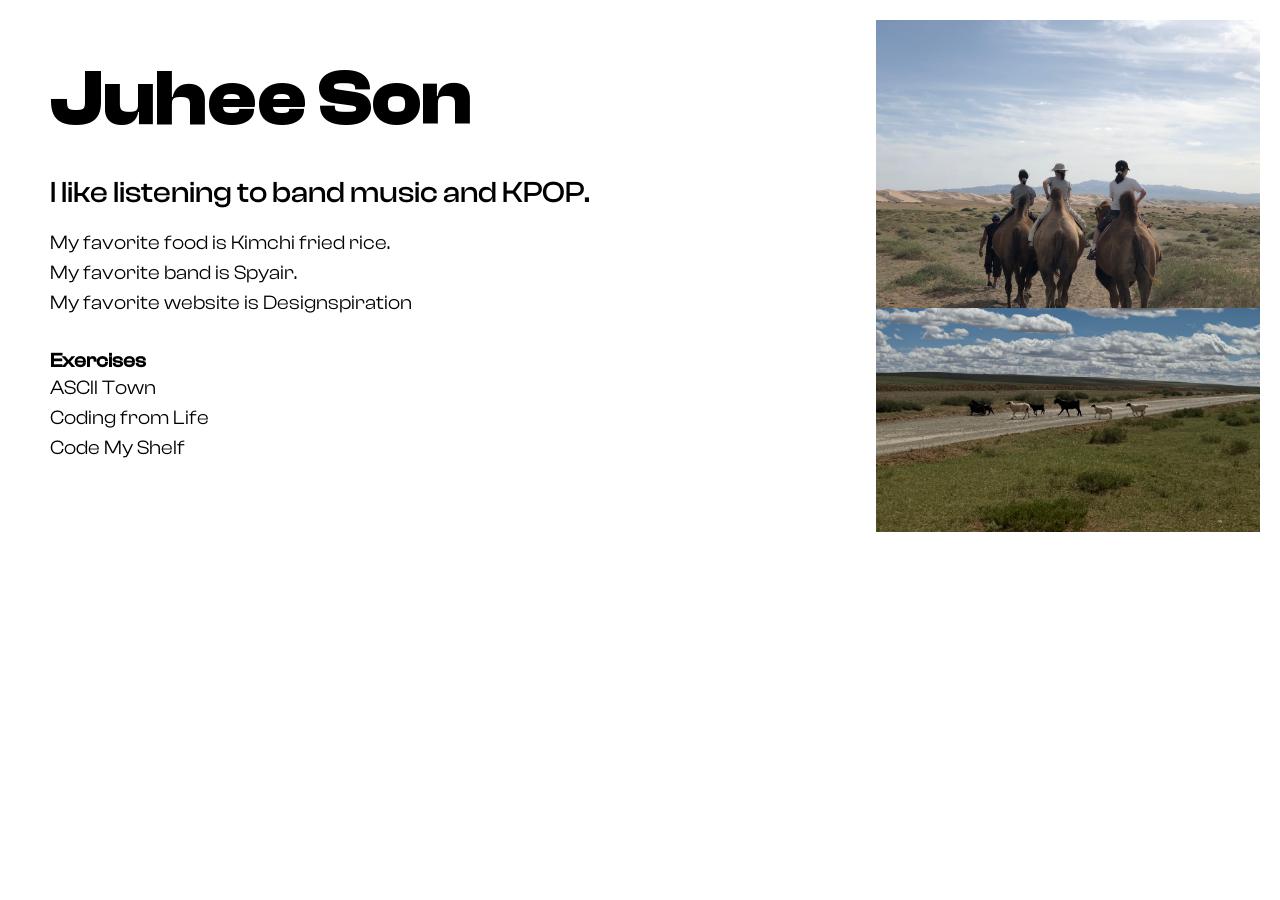
<file: index.html>
<!DOCTYPE html>
<html>

<head>
  <title>Juhee Son| UI Design Programming 1</title>
  <meta charset="utf-8" />
  <link rel="stylesheet" type="text/css" href="assets/style.css">
</head>

<body>

  <!-- this is where my code is-->
  <div id="grid">
    <div id="left-column" class="scroll">  
      <!-- about me-->
      <h1><span class="dropcap">Juhee Son</h1> 
      <p class="desc">I like listening to band music and KPOP.</p>
      <ul>
        <li>My favorite food is Kimchi fried rice. </li>
        <li>My favorite band is <a href = "https://www.youtube.com/channel/UCvkOJJ9uFi9hto95bD3XO7Q">Spyair.</a></li>
        <li>My favorite website is <a href="https://www.designspiration.com/">Designspiration</a></li>
      </ul>
  

    <h3>Exercises</h3>
      <ul>
        <li><a href="ascii_town/exterior_Juhee.html">ASCII Town</a></li>
        <li><a href="codingfromlife/index.html">Coding from Life</a></li>
        <li><a href="myshelf/index.html">Code My Shelf</a></li>
      </ul>
    </div>
  <div id="right-column" class="scroll">
      <img src="assets/mongol.jpeg" alt="사진1">
      <img src="assets/mongol2.jpeg" alt="사진2">
      <img src="assets/mongol3.JPG" alt="사진3">
    </div>
</body>
</html>
</file>
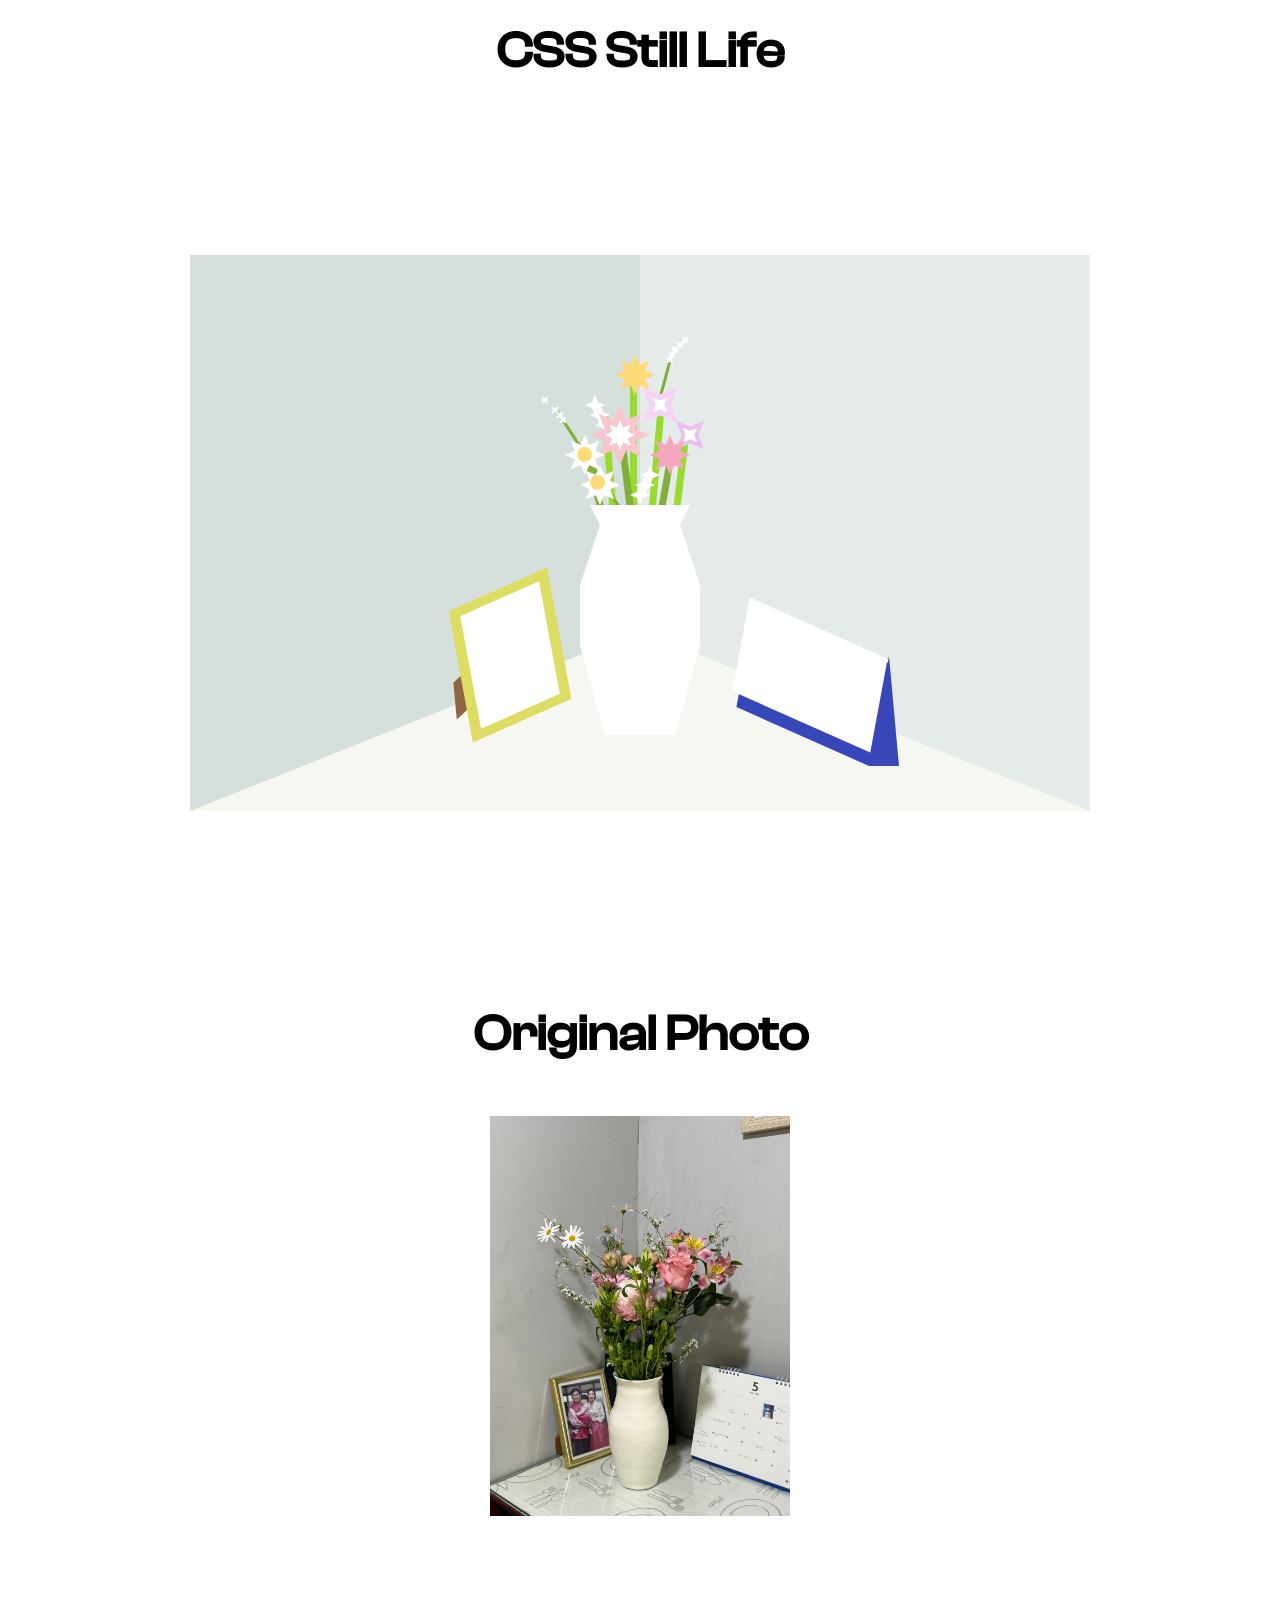
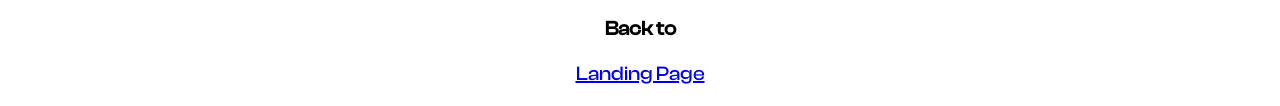
<file: codingfromlife/index.html>
<!DOCTYPE html>
<html>

<head>
	<title>CSS Still Life</title>
	<meta charset="utf-8" />
	<link rel="stylesheet" href="assets/css/main.css" type="text/css" />
</head>

<body>
	<h1>CSS Still Life</h1>
	<div id="align">
    <div id="stage">
    	<div id="table"></div>
    	<div id="vasetop"></div>
    	<div id="vasemiddle"></div>
    	<div id="vasesquare"></div>
    	<div id="vasebottom"></div>
    	<div id="frame"></div>
    	<div id="frame2"></div>
    	<div id="frameleg"></div>
    	<div id="wall"></div>
    	<div id="calender"></div>
    	<div id="calender2"></div>
    	<div id="calender3"></div>
    	<div id="stem1"></div>
    	<div id="stem2"></div>
    	<div id="stem3"></div>
    	<div id="stem4"></div>
    	<div id="stem5"></div>
    	<div id="stem6"></div>
    	<div id="stem7"></div>
    	<div id="stem8"></div>
    	<div id="stem9"></div>
    	<div id="flower1"></div>
    	<div id="flower2"></div>
    	<div id="flower3"></div>
    	<div id="flower4"></div>
    	<div id="flower5"></div>
    	<div id="flower6"></div>
    	<div id="flower7"></div>
    	<div id="flower8"></div>
    	<div id="flower9"></div>
    	<div id="flower10"></div>
    	<div id="flower11"></div>
    	<div id="flower12"></div>
    	<div id="flower13"></div>
    	<div id="flower14"></div>
    	<div id="flower15"></div>
    	<div id="flower16"></div>
    	<div id="flower17"></div>
    	<div id="flower18"></div>
    	<div id="flower19"></div>
    	<div id="flower20"></div>
    	<div id="flower21"></div>
    	<div id="flower22"></div>
    	<div id="flower23"></div>
    	<div id="flower24"></div>
    	<div id="flower25"></div>
    	<div id="flower26"></div>
    	<div id="flower27"></div>
    	<div id="flower28"></div>
    	<div id="flower29"></div>
    	<div id="flower30"></div>
    	<div id="flower31"></div>
    	<div id="flower32"></div>
    	<div id="flower33"></div>
    </div>
	</div> 
  	<h2>Original Photo</h2>
		<img src="assets/css/Photo.jpeg" alt="내 컴퓨터 사진" class="my-photo">
		<h3>Back to</h3>
      <ul>
        <li><a href="../index.html">Landing Page</a></li>
      </ul>
  </div>
</body>

</html>
</file>
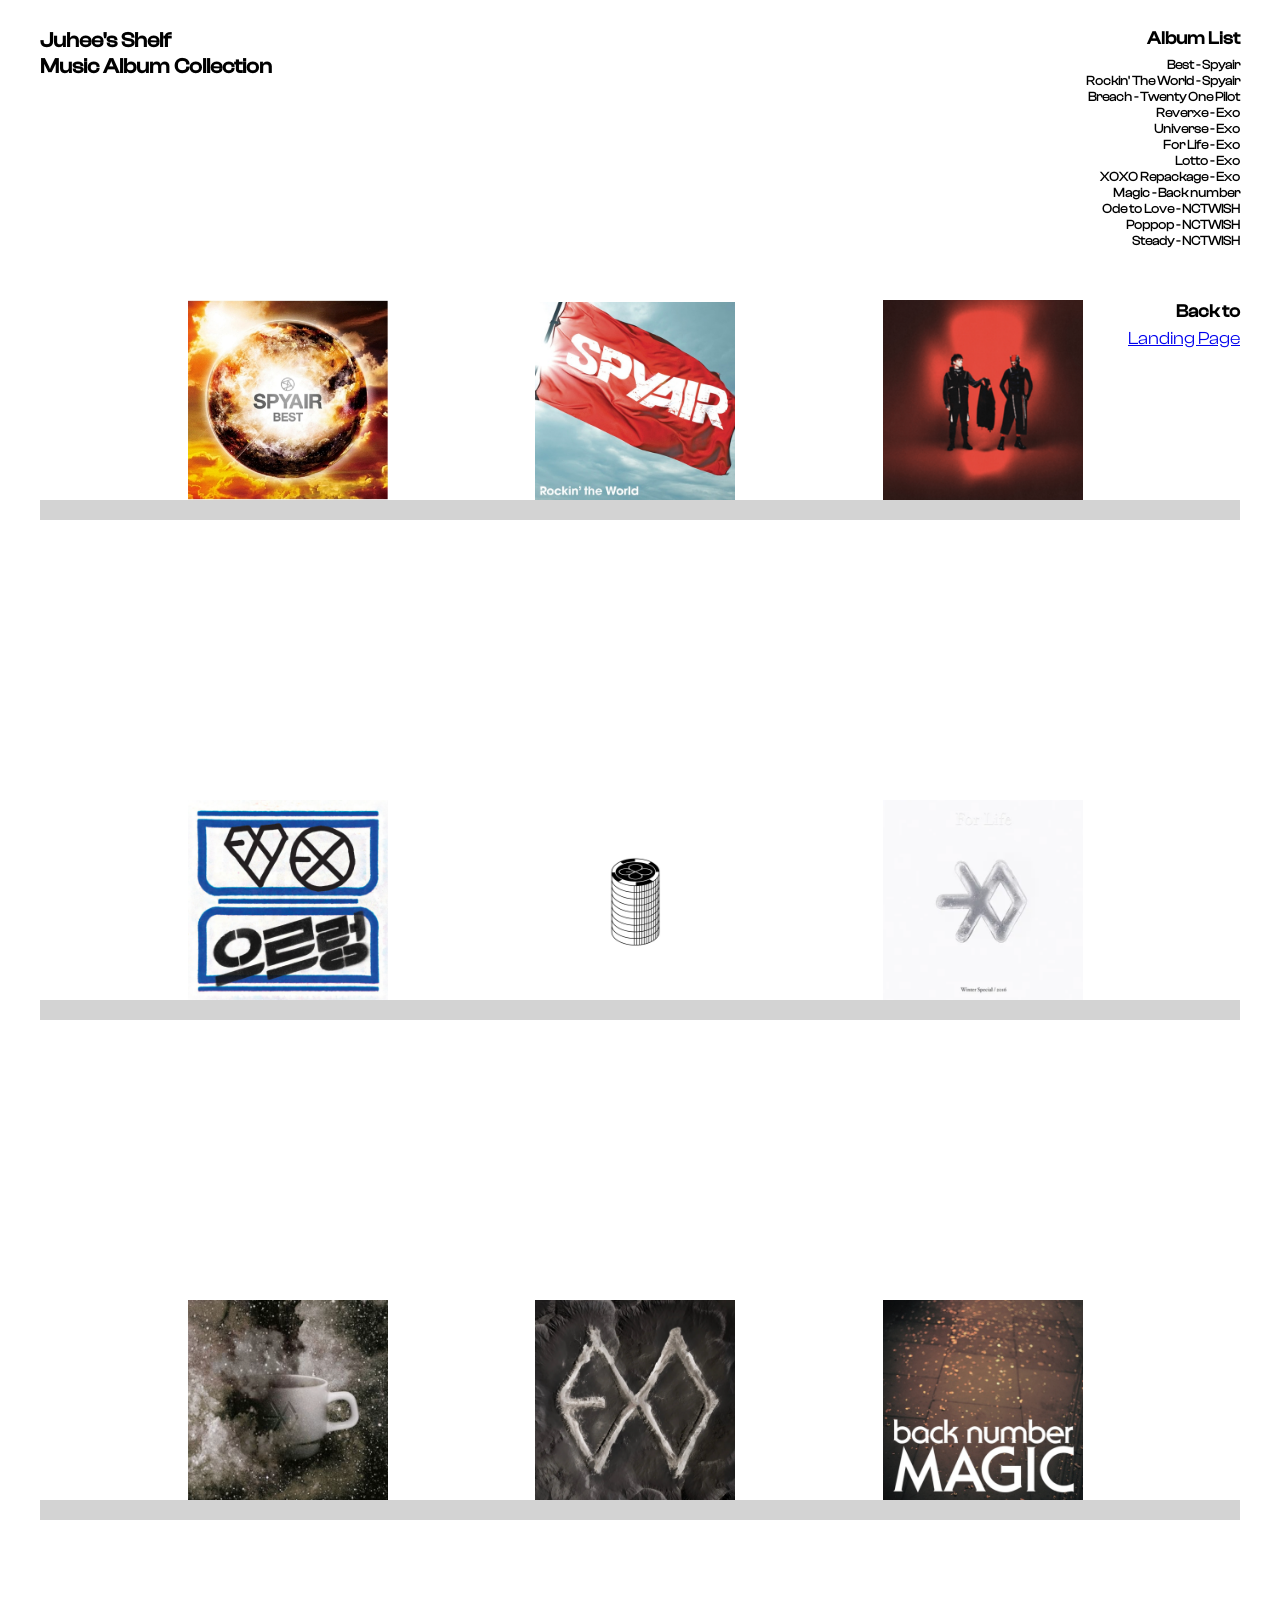
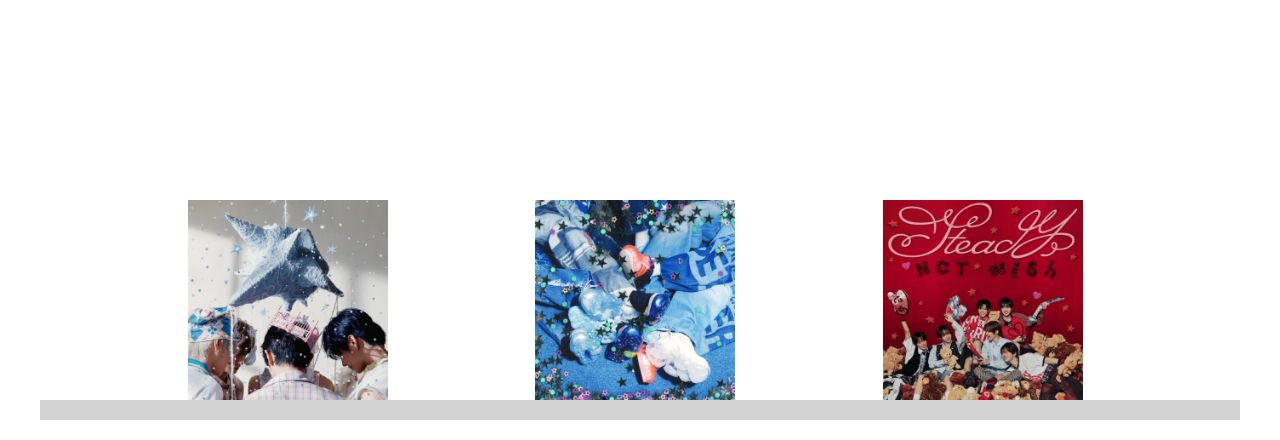
<file: myshelf/index.html>
<!DOCTYPE html>
<html>

<head>
	<title>CSS Grid</title>
	<meta charset="utf-8" />
	<link rel="stylesheet" href="main.css" type="text/css" />
</head>

<body>

	<h1>Juhee's Shelf<br />Music Album Collection</h1>
	<h2>Album List</h2>
	<h3>Best - Spyair<br />Rockin' The World - Spyair<br />Breach - Twenty One Pilot<br />Reverxe - Exo<br />Universe - Exo<br />For Life - Exo<br />Lotto - Exo<br />XOXO Repackage - Exo<br />Magic - Back number<br />Ode to Love - NCTWISH<br />Poppop - NCTWISH<br />Steady - NCTWISH</h3>


	<div id="bookcase">
		<div class="shelf">
			<img src="img/s2.jpg" style="width: 200px; height: auto;" />
			<img src="img/s1.jpg" style="width: 200px; height: auto;" />
			<img src="img/t1.png" style="width: 200px; height: auto;" />
		</div>

		<div class="shelf">
			<img src="img/e1.png" style="width: 200px; height: auto;" />
			<img src="img/e2.png" style="width: 200px; height: auto;" />
			<img src="img/e3.png" style="width: 200px; height: auto;" />
		</div>

		<div class="shelf">
			<img src="img/e4.png" style="width: 200px; height: auto;" />
			<img src="img/e5.png" style="width: 200px; height: auto;" />
			<img src="img/b1.png" style="width: 200px; height: auto;" />
		</div>

		<div class="shelf">
			<img src="img/w1.png" style="width: 200px; height: auto;" />
			<img src="img/w2.png" style="width: 200px; height: auto;" />
			<img src="img/w3.png" style="width: 200px; height: auto;" />
		</div>

		<div>
			<h4>Back to</h4>
      			<ul>
        			<li><a href="../index.html">Landing Page</a></li>
      			</ul>
</body>
</html>
</file>
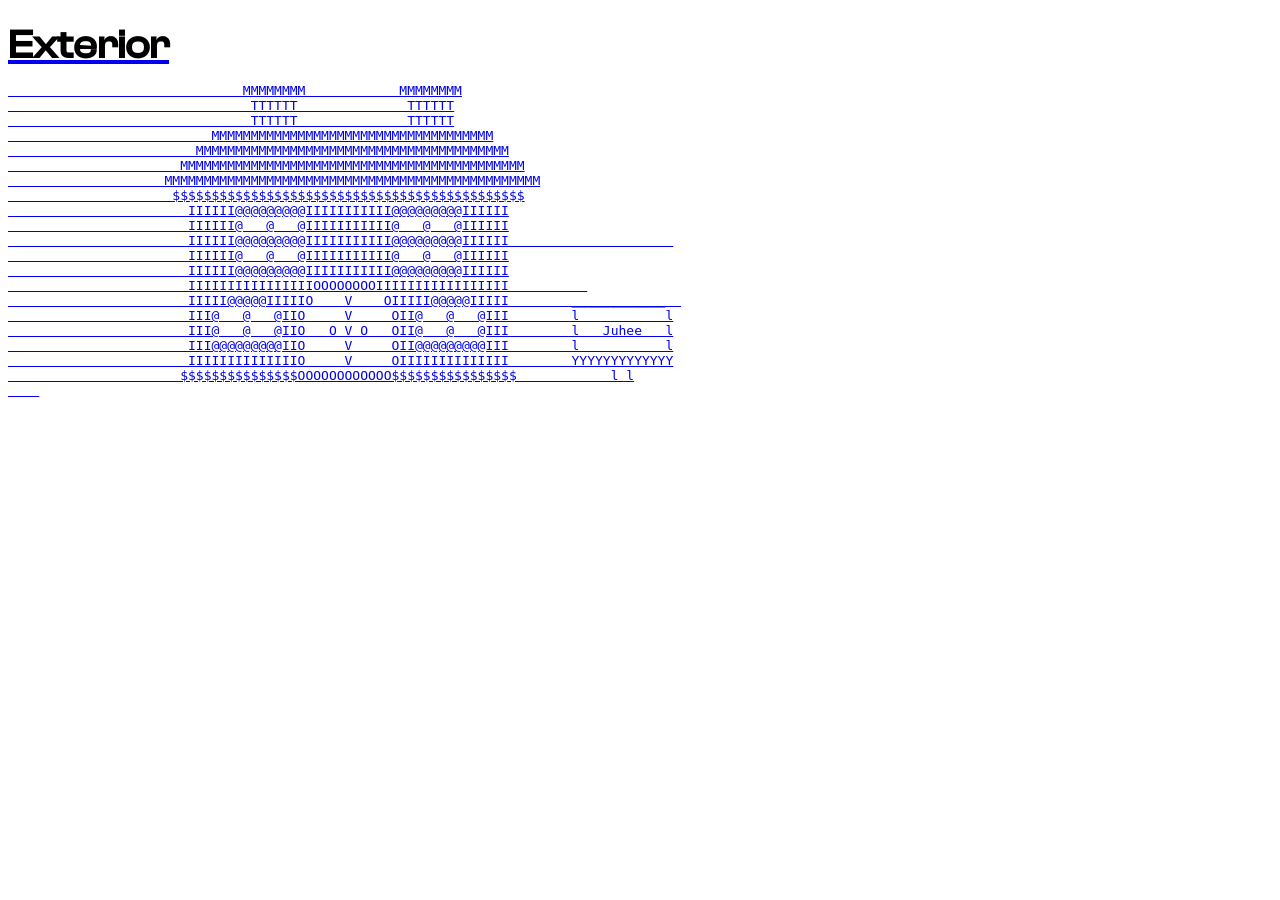
<file: ascii_town/exterior_Juhee.html>
<!DOCTYPE html>
<html>
  <head>
        <title>Ascii Town: Juhee Son</title>
        <meta charset="utf-8">
        <link rel="stylesheet" type="text/css" href="ascii.css">
  </head>
  <body>
  <a href='interior_Juhee.html'>
  <h1>Exterior</h1>
    <pre>
                              MMMMMMMM            MMMMMMMM
                               TTTTTT              TTTTTT
                               TTTTTT              TTTTTT
                          MMMMMMMMMMMMMMMMMMMMMMMMMMMMMMMMMMMM
                        MMMMMMMMMMMMMMMMMMMMMMMMMMMMMMMMMMMMMMMM
                      MMMMMMMMMMMMMMMMMMMMMMMMMMMMMMMMMMMMMMMMMMMM
                    MMMMMMMMMMMMMMMMMMMMMMMMMMMMMMMMMMMMMMMMMMMMMMMM
                     $$$$$$$$$$$$$$$$$$$$$$$$$$$$$$$$$$$$$$$$$$$$$
                       IIIIII@@@@@@@@@IIIIIIIIIII@@@@@@@@@IIIIII
                       IIIIII@   @   @IIIIIIIIIII@   @   @IIIIII
                       IIIIII@@@@@@@@@IIIIIIIIIII@@@@@@@@@IIIIII                     
                       IIIIII@   @   @IIIIIIIIIII@   @   @IIIIII
                       IIIIII@@@@@@@@@IIIIIIIIIII@@@@@@@@@IIIIII
                       IIIIIIIIIIIIIIIIOOOOOOOOIIIIIIIIIIIIIIIII          
                       IIIII@@@@@IIIIIO    V    OIIIII@@@@@IIIII        ____________  
                       III@   @   @IIO     V     OII@   @   @III        l           l
                       III@   @   @IIO   O V O   OII@   @   @III        l   Juhee   l
                       III@@@@@@@@@IIO     V     OII@@@@@@@@@III        l           l
                       IIIIIIIIIIIIIIO     V     OIIIIIIIIIIIIII        YYYYYYYYYYYYY
                      $$$$$$$$$$$$$$$OOOOOOOOOOOO$$$$$$$$$$$$$$$$            l l
    </pre>
  </a>
  </body>
</html>
</file>
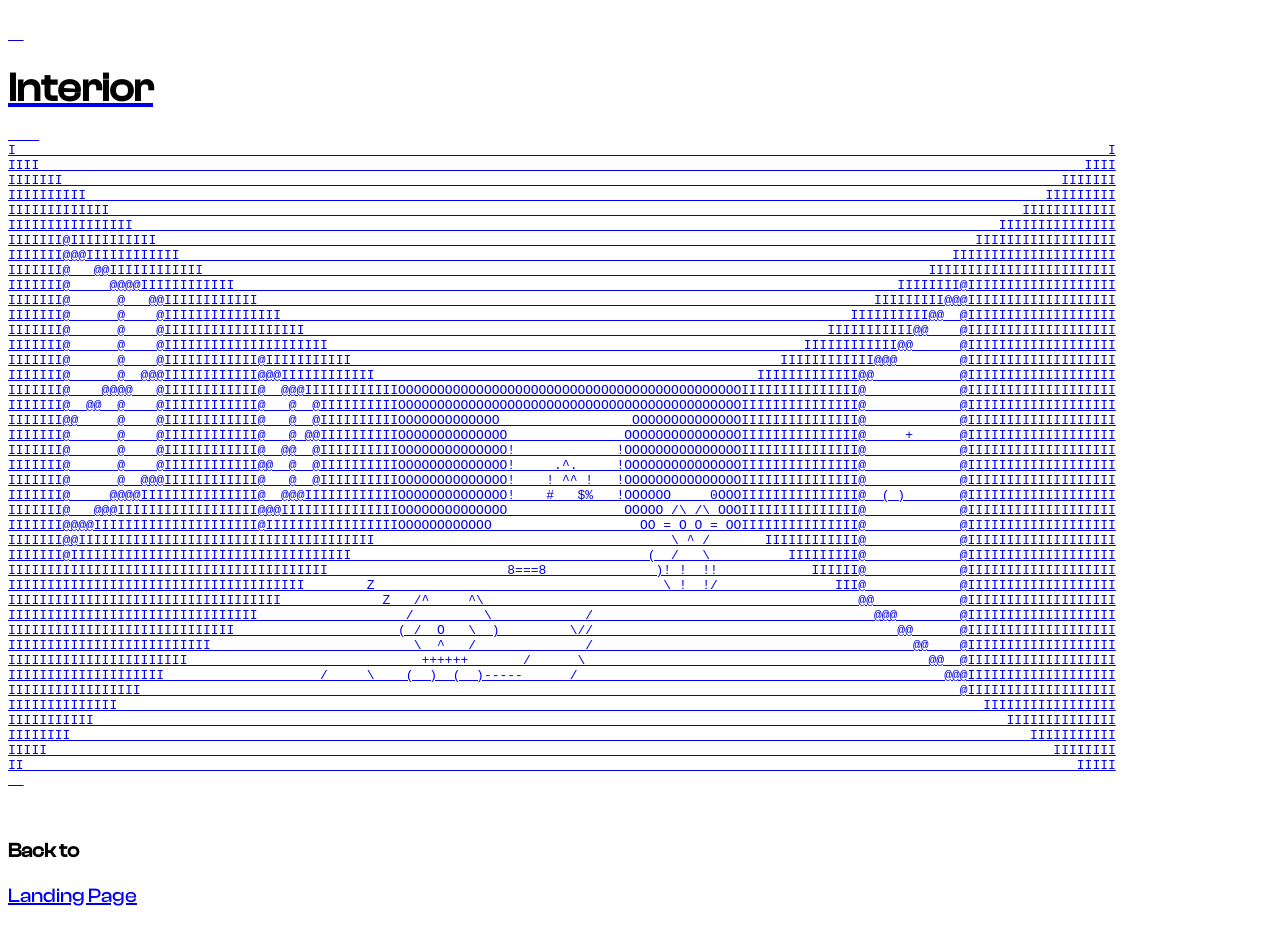
<file: ascii_town/interior_Juhee.html>
<!DOCTYPE html>
<html>
  <head>
        <title>Ascii Town: Juhee Son</title>
        <meta charset="utf-8">
        <link rel="stylesheet" type="text/css" href="ascii.css">
  </head>
  <body>
<pre>
  <a href='exterior_Juhee.html'>
  <h1>Interior</h1>
    
I                                                                                                                                            I
IIII                                                                                                                                      IIII
IIIIIII                                                                                                                                IIIIIII
IIIIIIIIII                                                                                                                           IIIIIIIII
IIIIIIIIIIIII                                                                                                                     IIIIIIIIIIII
IIIIIIIIIIIIIIII                                                                                                               IIIIIIIIIIIIIII
IIIIIII@IIIIIIIIIII                                                                                                         IIIIIIIIIIIIIIIIII
IIIIIII@@@IIIIIIIIIIII                                                                                                   IIIIIIIIIIIIIIIIIIIII
IIIIIII@   @@IIIIIIIIIIII                                                                                             IIIIIIIIIIIIIIIIIIIIIIII
IIIIIII@     @@@@IIIIIIIIIIII                                                                                     IIIIIIII@IIIIIIIIIIIIIIIIIII
IIIIIII@      @   @@IIIIIIIIIIII                                                                               IIIIIIIII@@@IIIIIIIIIIIIIIIIIII
IIIIIII@      @    @IIIIIIIIIIIIIII                                                                         IIIIIIIIII@@  @IIIIIIIIIIIIIIIIIII
IIIIIII@      @    @IIIIIIIIIIIIIIIIII                                                                   IIIIIIIIIII@@    @IIIIIIIIIIIIIIIIIII
IIIIIII@      @    @IIIIIIIIIIIIIIIIIIIII                                                             IIIIIIIIIIII@@      @IIIIIIIIIIIIIIIIIII
IIIIIII@      @    @IIIIIIIIIIII@IIIIIIIIIII                                                       IIIIIIIIIIII@@@        @IIIIIIIIIIIIIIIIIII
IIIIIII@      @  @@@IIIIIIIIIIII@@@IIIIIIIIIIII                                                 IIIIIIIIIIIII@@           @IIIIIIIIIIIIIIIIIII
IIIIIII@    @@@@   @IIIIIIIIIIII@  @@@IIIIIIIIIIIIOOOOOOOOOOOOOOOOOOOOOOOOOOOOOOOOOOOOOOOOOOOOIIIIIIIIIIIIIII@            @IIIIIIIIIIIIIIIIIII
IIIIIII@  @@  @    @IIIIIIIIIIII@   @  @IIIIIIIIIIOOOOOOOOOOOOOOOOOOOOOOOOOOOOOOOOOOOOOOOOOOOOIIIIIIIIIIIIIII@            @IIIIIIIIIIIIIIIIIII
IIIIIII@@     @    @IIIIIIIIIIII@   @  @IIIIIIIIIIOOOOOOOOOOOOO_________________OOOOOOOOOOOOOOIIIIIIIIIIIIIII@            @IIIIIIIIIIIIIIIIIII
IIIIIII@      @    @IIIIIIIIIIII@   @ @@IIIIIIIIIIOOOOOOOOOOOOOO_______________OOOOOOOOOOOOOOOIIIIIIIIIIIIIII@     +      @IIIIIIIIIIIIIIIIIII
IIIIIII@      @    @IIIIIIIIIIII@  @@  @IIIIIIIIIIOOOOOOOOOOOOOO!             !OOOOOOOOOOOOOOOIIIIIIIIIIIIIII@            @IIIIIIIIIIIIIIIIIII
IIIIIII@      @    @IIIIIIIIIIII@@  @  @IIIIIIIIIIOOOOOOOOOOOOOO!     .^.     !OOOOOOOOOOOOOOOIIIIIIIIIIIIIII@            @IIIIIIIIIIIIIIIIIII
IIIIIII@      @  @@@IIIIIIIIIIII@   @  @IIIIIIIIIIOOOOOOOOOOOOOO!    ! ^^ !   !OOOOOOOOOOOOOOOIIIIIIIIIIIIIII@   _        @IIIIIIIIIIIIIIIIIII
IIIIIII@     @@@@IIIIIIIIIIIIIII@  @@@IIIIIIIIIIIIOOOOOOOOOOOOOO!  _ #   $% _ !OOOOOO     0OOOIIIIIIIIIIIIIII@  (_)       @IIIIIIIIIIIIIIIIIII
IIIIIII@   @@@IIIIIIIIIIIIIIIIII@@@IIIIIIIIIIIIIIIOOOOOOOOOOOOOO_______________OOOOO /\_/\ OOOIIIIIIIIIIIIIII@            @IIIIIIIIIIIIIIIIIII
IIIIIII@@@@IIIIIIIIIIIIIIIIIIIII@IIIIIIIIIIIIIIIIIOOOOOOOOOOOO___________________OO = O_O = OOIIIIIIIIIIIIIII@            @IIIIIIIIIIIIIIIIIII
IIIIIII@@IIIIIIIIIIIIIIIIIIIIIIIIIIIIIIIIIIIIII                                      \_^_/       IIIIIIIIIIII@            @IIIIIIIIIIIIIIIIIII
IIIIIII@IIIIIIIIIIIIIIIIIIIIIIIIIIIIIIIIIIII                                      (  /   \          IIIIIIIII@            @IIIIIIIIIIIIIIIIIII
IIIIIIIIIIIIIIIIIIIIIIIIIIIIIIIIIIIIIIIII                       8===8              )! !  !!            IIIIII@            @IIIIIIIIIIIIIIIIIII
IIIIIIIIIIIIIIIIIIIIIIIIIIIIIIIIIIIIII        Z                                     \_!  !/               III@            @IIIIIIIIIIIIIIIIIII
IIIIIIIIIIIIIIIIIIIIIIIIIIIIIIIIIII             Z   /^_____^\                                                @@           @IIIIIIIIIIIIIIIIIII
IIIIIIIIIIIIIIIIIIIIIIIIIIIIIIII                   /  _  _   \ _________  /                                    @@@        @IIIIIIIIIIIIIIIIIII
IIIIIIIIIIIIIIIIIIIIIIIIIIIII                     ( /  O   \  )         \//                                       @@      @IIIIIIIIIIIIIIIIIII
IIIIIIIIIIIIIIIIIIIIIIIIII                          \  ^   /        ____  /                                         @@    @IIIIIIIIIIIIIIIIIII
IIIIIIIIIIIIIIIIIIIIIII                  _____       ++++++       /      \                                            @@  @IIIIIIIIIIIIIIIIIII
IIIIIIIIIIIIIIIIIIII                    /_____\    (  )  (  )-----______/                                               @@@IIIIIIIIIIIIIIIIIII
IIIIIIIIIIIIIIIII                                                                                                         @IIIIIIIIIIIIIIIIIII
IIIIIIIIIIIIII                                                                                                               IIIIIIIIIIIIIIIII
IIIIIIIIIII                                                                                                                     IIIIIIIIIIIIII
IIIIIIII                                                                                                                           IIIIIIIIIII
IIIII                                                                                                                                 IIIIIIII
II_______________________________________________________________________________________________________________________________________IIIII
  </a>
</pre>
  </body>
  <h3>Back to</h3>
      <ul>
        <li><a href="../index.html">Landing Page</a></li>
      </ul>
</html>
</file>
<file: assets/style.css>
* {
	margin:  0px;
	padding:  0px;
	box-sizing: border-box;
}

@font-face {
	font-family: 'titlefont';
	src: url('ClashDisplay-Variable.ttf');
}

@font-face {
	font-family: 'bodyfont';
	src: url('ClashDisplay-Regular.otf');
}

@font-face {
	font-family: 'highlight';
	src: url('ClashDisplay-Medium.otf');
}

body {
	background-color: #ffffff;
	font-family: -apple-system, BlinkMacSystemFont, helvetica, arial, sans-serif;
	transition: background 500ms ease;
}

p, li {
	font-size:  20px;
	line-height: 30px;
	font-family: bodyfont;
}

/* adjusting spacing */

#left-column {
	padding: 50px;
}

h1, p {
	margin-bottom:  20px;
}

ul, ol {
	list-style: none;
}


h3, p {
	font-size: 20px;
	font-family: highlight;
	margin-top: 30px;
}

#grid {
  display: grid;
  grid-template-columns: 1fr 1fr;
  height: 100vh; 
  width: 100vw;
  overflow: hidden;
}

#right-column {
  display: flex;
  overflow-y: auto;
  flex-direction: column;
  height: 100vh;           /* 화면 높이를 꽉 채움 */
  padding: 50px;       /* 세로로 나열 */
  gap: 30px;                     /* 사진 사이 간격 */
}

#right-column img {
  width: 30%;                   /* 박스 너비에 맞춤 */
  height: auto;                  /* 비율 유지 */
}

.dropcap {
    font-family: titlefont;
    font-size: 80px;
    color: black;
    vertical-align: top;
}

.desc {
	font-family: highlight;
    font-size: 30px;
    color: black;
    vertical-align: middle;
}

img {
  width: 500px;
  position: absolute;
  top: 20px;    /* 위에서 20px만큼 내려옴 */
  right: 20px;  /* 오른쪽에서 20px만큼 들어옴 */
}

ul li a {
	text-decoration: none;
	color: #000000;         /* 글자 색상을 검은색으로 통일 (원하는 색상으로 변경 가능) */
	display: inline-block; 
	transition: transform 0.2s cubic-bezier(0.25, 0.8, 0.25, 1),
	color 0.2s ease;
}

/* 2. 마우스를 올렸을 때(Hover) 효과 */
ul li a:hover {
	transform: scale(1.03);  /* 글자 크기만 깔끔하게 10% 확대 (너무 크면 1.05로 줄이셔도 됩니다) */
	color: #5efe3e;
}

/* uncomment the code below to set the grid */

/*#grid {
	display: grid;
	grid-template-columns: 1fr 1fr;
}

body {
	overflow: hidden;
}

.scroll {
	padding:  20px;
	overflow: scroll;
	height: 100vh;
}

#left-column {
}

#right-column {
	background: #333;
}*/
</file>
<file: codingfromlife/assets/css/main.css>
body {
	background: #ffffff;
}

@font-face {
	font-family: 'highlight';
	src: url('ClashDisplay-Medium.otf');
}

h3, p {
	font-size: 20px;
	font-family: highlight;
	margin-top: 100px;
	display: flex;
  justify-content: center;
  align-items: center;
}

ul, li {
	font-size: 20px;
	font-family: highlight;
	list-style: none;
	padding-left: 0;
	margin-top: 0;
	display: flex;
  justify-content: center;
  align-items: center;
}

#align {
	display: flex;
  align-items: center;
  justify-content: center;	
  height: 100vh;
}

#stage {
	width: 900px;
	height: 556px;
	margin: auto;
	background: #e4ebe9;
	position: relative;
}

#table{
	width: 0;
	height: 0;
	border-left: 450px solid transparent;
	border-right: 450px solid transparent;
	border-bottom: 180px solid #f7f7f2;
	position: absolute;
	top: 376px;
	z-index: 1;
	pointer-events: none;
}

#vasetop {
	width: 80px;
	height: 0;
	border-left: 10px solid transparent;
	border-right: 10px solid transparent;
	border-top: 20px solid #ffffff;
	position: absolute;
	top: 250px;
	left: 400px;
	z-index: 40;
}

#vasemiddle {
	width: 80px;
	height: 0;
	border-left: 20px solid transparent;
	border-right: 20px solid transparent;
	border-bottom: 60px solid #ffffff;
	position: absolute;
	top: 270px;
	left: 390px;
	z-index: 40;
}

#vasesquare {
	width: 120px;
	height: 60px;
	background: white;
	top: 330px;
	left: 390px;
	position: absolute;
	z-index: 40;
}

#vasebottom {
	width: 70px;
	height: 0;
	border-left: 25px solid transparent;
	border-right: 25px solid transparent;
	border-top: 90px solid #ffffff;
	position: absolute;
	top: 390px;
	left: 390px;
	z-index: 40;
}

	/* uncomment to add keyframe animation */
	/* animation: spin 2s infinite; */

#frame {
	width: 50px;
	height: 120px;
	border-left: 15px solid transparent;
	border-right: 15px solid transparent;
	
	background-color: white;
	transform: skewY(-15deg) rotate(-10deg);
	position: absolute;
	top: 340px;
	left: 280px;
	z-index: 30;
}

#frame2 {
	width: 70px;
	height: 140px;
	border-left: 15px solid transparent;
	border-right: 15px solid transparent;
	
	background-color: #dddd63;
	transform: skewY(-15deg) rotate(-10deg);
	position: absolute;
	top: 330px;
	left: 270px;
	z-index: 29;
}

#frameleg {
	width: 5px;
	height: 40px;
	border-left: 15px solid transparent;
	border-right: 15px solid transparent;

	background-color: #8e6642;
	transform: skewY(-40deg) rotate(-5deg);
	position: absolute;
	top: 410px;
	left: 265px;
	z-index: 28;
}

#wall {
	width: 450px;
	height: 556px;
	background: #d5e0dd;
	position: absolute;
	left: 0px;
	z-index: 0;
}

#calender {
	width: 110px;
	height: 100px;
	border-left: 15px solid transparent;
	border-right: 15px solid transparent;
	
	background-color: #ffffff;
	transform: skewY(15deg) rotate(10deg);
	position: absolute;
	top: 370px;
	left: 550px;
	z-index: 20;

}

#calender2 {
	width: 105px;
	height: 110px;
	border-left: 15px solid transparent;
	border-right: 15px solid transparent;
	
	background-color: #3746b8;
	transform: skewY(15deg) rotate(10deg);
	position: absolute;
	top: 375px;
	left: 555px;
	z-index: 19;

}

#calender3 {
	width: 0;
	height: 0;
	border-left: 20px solid transparent;
	border-right: 10px solid transparent;
	border-bottom: 110px solid #3746b8;
	position: absolute;
	top: 401px;
	left: 679px;
	z-index: 18;
}

#stem1 {
	width: 7px;
	height: 200px;
	background-color: #98da2e;
	position: absolute;
	top: 120px;
	left: 440px;
	z-index: 10;
}

#stem2 {
	width: 7px;
	height: 200px;
	background-color: #82af3a;
	position: absolute;
	top: 200px;
	left: 420px;
	transform: rotate(-15deg);
	z-index: 10;
}

#stem3 {
	width: 7px;
	height: 200px;
	background-color: #82af3a;
	position: absolute;
	top: 200px;
	left: 460px;
	transform: rotate(10deg);
	z-index: 10;
}

#stem4 {
	width: 7px;
	height: 200px;
	background-color: #98da2e;
	position: absolute;
	top: 160px;
	left: 420px;
	transform: rotate(-5deg);
	z-index: 10;
}

#stem5 {
	width: 7px;
	height: 200px;
	background-color: #98da2e;
	position: absolute;
	top: 140px;
	left: 460px;
	transform: rotate(5deg);
	z-index: 10;
}

#stem6 {
	width: 7px;
	height: 200px;
	background-color: #98da2e;
	position: absolute;
	top: 180px;
	left: 480px;
	transform: rotate(7deg);
	z-index: 10;
}

#stem7 {
	width: 7px;
	height: 200px;
	background-color: #82af3a;
	position: absolute;
	top: 180px;
	left: 440px;
	transform: rotate(-7deg);
	z-index: 10;
}

#flower1 {
	width: 40px;
	height: 40px;
	background: #ffda79; 
	

	clip-path: polygon(50% 0%, 65% 35%, 100% 50%, 65% 65%, 50% 100%, 35% 65%, 0% 50%, 35% 35%);
	
	top: 100px;  /* 줄기 끝 위치 */
	left: 425px; /* 줄기 중앙 위치 */
	position: absolute;
	transform: rotate(-45deg);
	z-index: 50;
}

#flower2 {
	width: 20px;
	height: 20px;
	background: #ffffff;
	

	clip-path: polygon(50% 0%, 65% 35%, 100% 50%, 65% 65%, 50% 100%, 35% 65%, 0% 50%, 35% 35%);
	
	top: 160px;
	left: 405px;
	position: absolute;
	z-index: 51;
}

#flower3 {
	width: 20px;
	height: 20px;
	background: #ffffff;
	

	clip-path: polygon(50% 0%, 65% 35%, 100% 50%, 65% 65%, 50% 100%, 35% 65%, 0% 50%, 35% 35%);
	
	top: 150px;
	left: 400px;
	position: absolute;
	z-index: 51;
}

#flower4 {
	width: 20px;
	height: 20px;
	background: #ffffff;
	

	clip-path: polygon(50% 0%, 65% 35%, 100% 50%, 65% 65%, 50% 100%, 35% 65%, 0% 50%, 35% 35%);
	
	top: 140px;
	left: 395px;
	position: absolute;
	z-index: 51;
}

#flower5 {
	width: 60px;
	height: 60px;
	background: #fac6cd;
	

	clip-path: polygon(50% 0%, 65% 35%, 100% 50%, 65% 65%, 50% 100%, 35% 65%, 0% 50%, 35% 35%);
	
	top: 150px;
	left: 400px;
	position: absolute;
	transform: rotate(-45deg);
	z-index: 51;
}

#flower6 {
	width: 40px;
	height: 40px;
	background: #ffda79; 
	

	clip-path: polygon(50% 0%, 65% 35%, 100% 50%, 65% 65%, 50% 100%, 35% 65%, 0% 50%, 35% 35%);
	
	top: 100px;  /* 줄기 끝 위치 */
	left: 425px; /* 줄기 중앙 위치 */
	position: absolute;
	z-index: 50;
}

#flower7 {
	width: 60px;
	height: 60px;
	background: #fac6cd;
	

	clip-path: polygon(50% 0%, 65% 35%, 100% 50%, 65% 65%, 50% 100%, 35% 65%, 0% 50%, 35% 35%);
	
	top: 150px;
	left: 400px;
	position: absolute;
	z-index: 51;
}

#flower8 {
	width: 30px;
	height: 30px;
	background: #ffffff;
	

	clip-path: polygon(50% 0%, 65% 35%, 100% 50%, 65% 65%, 50% 100%, 35% 65%, 0% 50%, 35% 35%);
	
	top: 165px;
	left: 415px;
	position: absolute;
	transform: rotate(-45deg);
	z-index: 52;
}

#flower9 {
	width: 30px;
	height: 30px;
	background: #ffffff;
	

	clip-path: polygon(50% 0%, 65% 35%, 100% 50%, 65% 65%, 50% 100%, 35% 65%, 0% 50%, 35% 35%);
	
	top: 165px;
	left: 415px;
	position: absolute;
	z-index: 52;
}

#flower10 {
	width: 50px;
	height: 50px;
	background: #f6d4f6;
	

	clip-path: polygon(50% 0%, 65% 35%, 100% 50%, 65% 65%, 50% 100%, 35% 65%, 0% 50%, 35% 35%);
	
	top: 125px;
	left: 445px;
	position: absolute;
	transform: rotate(-45deg);
	z-index: 52;
}

#flower11 {
	width: 20px;
	height: 20px;
	background: #ffffff;
	

	clip-path: polygon(50% 0%, 65% 35%, 100% 50%, 65% 65%, 50% 100%, 35% 65%, 0% 50%, 35% 35%);
	
	top: 140px;
	left: 460px;
	position: absolute;
	transform: rotate(-45deg);
	z-index: 52;
}

#flower12 {
	width: 40px;
	height: 40px;
	background: #ffffff;
	

	clip-path: polygon(50% 0%, 65% 35%, 100% 50%, 65% 65%, 50% 100%, 35% 65%, 0% 50%, 35% 35%);
	
	top: 180px;
	left: 375px;
	position: absolute;
	transform: rotate(-45deg);
	z-index: 52;
}

#flower13 {
	width: 40px;
	height: 40px;
	background: #ffffff;
	

	clip-path: polygon(50% 0%, 65% 35%, 100% 50%, 65% 65%, 50% 100%, 35% 65%, 0% 50%, 35% 35%);
	
	top: 180px;
	left: 375px;
	position: absolute;
	z-index: 52;
}

#flower14 {
	width: 15px;
	height: 15px;
	background: #ffda79;
	border-radius: 15px;
	top: 192px;
	left: 387px;
	position: absolute;
	z-index: 53;
}

#flower15 {
	width: 40px;
	height: 40px;
	background: #f5a7bd;
	

	clip-path: polygon(50% 0%, 65% 35%, 100% 50%, 65% 65%, 50% 100%, 35% 65%, 0% 50%, 35% 35%);
	
	top: 180px;
	left: 460px;
	position: absolute;
	z-index: 54;
}

#flower16 {
	width: 40px;
	height: 40px;
	background: #ffffff;
	

	clip-path: polygon(50% 0%, 65% 35%, 100% 50%, 65% 65%, 50% 100%, 35% 65%, 0% 50%, 35% 35%);
	
	top: 210px;
	left: 390px;
	position: absolute;
	transform: rotate(-45deg);
	z-index: 52;
}

#flower17 {
	width: 40px;
	height: 40px;
	background: #ffffff;
	

	clip-path: polygon(50% 0%, 65% 35%, 100% 50%, 65% 65%, 50% 100%, 35% 65%, 0% 50%, 35% 35%);
	
	top: 210px;
	left: 390px;
	position: absolute;
	z-index: 52;
}

#flower18 {
	width: 15px;
	height: 15px;
	background: #ffda79;
	border-radius: 15px;
	top: 220px;
	left: 400px;
	position: absolute;
	z-index: 53;
}

#flower19 {
	width: 40px;
	height: 40px;
	background: #f5a7bd;
	

	clip-path: polygon(50% 0%, 65% 35%, 100% 50%, 65% 65%, 50% 100%, 35% 65%, 0% 50%, 35% 35%);
	
	top: 180px;
	left: 460px;
	position: absolute;
	transform: rotate(-45deg);
	z-index: 54;
}

#flower20 {
	width: 20px;
	height: 20px;
	background: #ffffff;
	

	clip-path: polygon(50% 0%, 65% 35%, 100% 50%, 65% 65%, 50% 100%, 35% 65%, 0% 50%, 35% 35%);
	
	top: 230px;
	left: 440px;
	position: absolute;
	z-index: 52;
}

#flower21 {
	width: 20px;
	height: 20px;
	background: #ffffff;
	

	clip-path: polygon(50% 0%, 65% 35%, 100% 50%, 65% 65%, 50% 100%, 35% 65%, 0% 50%, 35% 35%);
	
	top: 220px;
	left: 445px;
	position: absolute;
	z-index: 52;
}

#flower22 {
	width: 20px;
	height: 20px;
	background: #ffffff;
	

	clip-path: polygon(50% 0%, 65% 35%, 100% 50%, 65% 65%, 50% 100%, 35% 65%, 0% 50%, 35% 35%);
	
	top: 210px;
	left: 450px;
	position: absolute;
	z-index: 52;
}

#flower23 {
	width: 40px;
	height: 40px;
	background: #e9c0f1;
	

	clip-path: polygon(50% 0%, 65% 35%, 100% 50%, 65% 65%, 50% 100%, 35% 65%, 0% 50%, 35% 35%);
	
	top: 160px;
	left: 480px;
	position: absolute;
	transform: rotate(-45deg);
	z-index: 52;
}

#flower24 {
	width: 20px;
	height: 20px;
	background: #ffffff;
	

	clip-path: polygon(50% 0%, 65% 35%, 100% 50%, 65% 65%, 50% 100%, 35% 65%, 0% 50%, 35% 35%);
	
	top: 170px;
	left: 490px;
	position: absolute;
	transform: rotate(-45deg);
	z-index: 52;
}

#flower25 {
	width: 10px;
	height: 10px;
	background: #ffffff;
	

	clip-path: polygon(50% 0%, 65% 35%, 100% 50%, 65% 65%, 50% 100%, 35% 65%, 0% 50%, 35% 35%);
	
	top: 140px;
	left: 350px;
	position: absolute;
	transform: rotate(-45deg);
	z-index: 52;
}

#flower26 {
	width: 10px;
	height: 10px;
	background: #ffffff;
	

	clip-path: polygon(50% 0%, 65% 35%, 100% 50%, 65% 65%, 50% 100%, 35% 65%, 0% 50%, 35% 35%);
	
	top: 150px;
	left: 360px;
	position: absolute;
	transform: rotate(-45deg);
	z-index: 52;
}

#flower27 {
	width: 10px;
	height: 10px;
	background: #ffffff;
	

	clip-path: polygon(50% 0%, 65% 35%, 100% 50%, 65% 65%, 50% 100%, 35% 65%, 0% 50%, 35% 35%);
	
	top: 155px;
	left: 365px;
	position: absolute;
	transform: rotate(-45deg);
	z-index: 52;
}

#flower28 {
	width: 10px;
	height: 10px;
	background: #ffffff;
	

	clip-path: polygon(50% 0%, 65% 35%, 100% 50%, 65% 65%, 50% 100%, 35% 65%, 0% 50%, 35% 35%);
	
	top: 160px;
	left: 368px;
	position: absolute;
	transform: rotate(-45deg);
	z-index: 52;
}

#flower29 {
	width: 10px;
	height: 10px;
	background: #ffffff;
	

	clip-path: polygon(50% 0%, 65% 35%, 100% 50%, 65% 65%, 50% 100%, 35% 65%, 0% 50%, 35% 35%);
	
	top: 80px;
	left: 490px;
	position: absolute;
	transform: rotate(-45deg);
	z-index: 52;
}

#flower30 {
	width: 10px;
	height: 10px;
	background: #ffffff;
	

	clip-path: polygon(50% 0%, 65% 35%, 100% 50%, 65% 65%, 50% 100%, 35% 65%, 0% 50%, 35% 35%);
	
	top: 85px;
	left: 485px;
	position: absolute;
	transform: rotate(-45deg);
	z-index: 52;
}

#flower31 {
	width: 10px;
	height: 10px;
	background: #ffffff;
	

	clip-path: polygon(50% 0%, 65% 35%, 100% 50%, 65% 65%, 50% 100%, 35% 65%, 0% 50%, 35% 35%);
	
	top: 90px;
	left: 480px;
	position: absolute;
	transform: rotate(-45deg);
	z-index: 52;
}

#flower32 {
	width: 10px;
	height: 10px;
	background: #ffffff;
	

	clip-path: polygon(50% 0%, 65% 35%, 100% 50%, 65% 65%, 50% 100%, 35% 65%, 0% 50%, 35% 35%);
	
	top: 95px;
	left: 477px;
	position: absolute;
	transform: rotate(-45deg);
	z-index: 52;
}

#flower33 {
	width: 10px;
	height: 10px;
	background: #ffffff;
	

	clip-path: polygon(50% 0%, 65% 35%, 100% 50%, 65% 65%, 50% 100%, 35% 65%, 0% 50%, 35% 35%);
	
	top: 100px;
	left: 475px;
	position: absolute;
	transform: rotate(-45deg);
	z-index: 52;
}

#stem8 {
	width: 3px;
	height: 200px;
	background-color: #82af3a;
	position: absolute;
	top: 140px;
	left: 420px;
	transform: rotate(-33deg);
	z-index: 10;
}

#stem9 {
	width: 3px;
	height: 50px;
	background-color: #82af3a;
	position: absolute;
	top: 105px;
	left: 472px;
	transform: rotate(15deg);
	z-index: 10;
}

.my-photo {
    width: 300px;
    height: auto;
    position: static; 
    display: block; 
    margin-left: auto;
    margin-right: auto;
    margin-top: 50px; 
    margin-bottom: 20px;
  }

h1, p {
	font-size: 50px;
	font-family: highlight;
	position: relative;
  z-index: 1000;
  text-align: center;
  margin-top: 20px;
  margin-bottom: 0;
  color: black;
}

h2, p {
	font-size: 50px;
	font-family: highlight;
	margin-top: 0;
	position: relative;
  z-index: 1000;
  text-align: center;
  margin-top: 20px;
  margin-bottom: 0;
  color: black;
}
	/* uncomment for css transitions */
	/* transition: all 400ms ease; */
}

/* animations */

/*
#clip:hover {
	transform: rotate(1200deg);
}

@keyframes spin {
  from {
    transform: rotate(0deg);
  }
  to {
    transform: rotate(360deg);
  }
}


@keyframes move {
  from {
    transform: translateX(0px);
  }
  to {
    transform: translateX(100px);
  }
}

*/
</file>
<file: myshelf/main.css>
* {
	margin: 0px;
	padding: 0px;
	box-sizing: border-box;
}

@font-face {
	font-family: 'highlight';
	src: url('ClashDisplay-Medium.otf');
}

@font-face {
	font-family: 'text';
	src: url('ClashDisplay-Regular.otf');
}

body {
	display: flex;
	padding: 20px;
	justify-content: center;
	align-items: center;
	min-height: 100vh;
  	font-family:-apple-system, BlinkMacSystemFont, "Segoe UI", Roboto, Helvetica, Arial, sans-serif, "Apple Color Emoji", "Segoe UI Emoji", "Segoe UI Symbol";
  	background: #ffffff;
}

h1 {
	position: fixed;
	top: 20px;
	left: 20px;
	padding: 7px 20px;
	background: white;
	border-radius: 20px;
	font-size: 21px;
	font-family: highlight;
}

h2 {
	position: fixed;
	top: 20px;
	right: 20px;
	padding: 7px 20px;
	background: white;
	border-radius: 20px;
	font-size: 18px;
	font-family: highlight;
}

h3 {
	position: fixed;
	top: 50px;
	right: 20px;
	padding: 7px 20px;
	background: white;
	border-radius: 20px;
	font-size: 13px;
	font-family: text;
	text-align: right;
}

h4 {
	position: fixed;
	top: 300px;
	right: 40px;
	font-size: 18px;
	font-family: highlight;
	text-align: right;
}

ul li {
	position: fixed;
	top: 300px;
	margin-top: 20px;
	right: 20px;
	list-style: none;
	text-decoration: none;
	font-size: 18px;
	font-family: text;
	text-align: right;
	padding: 7px 20px;
	background: white;
	border-radius: 20px;
}

#bookcase {
	width: 1200px;
	height: 2000px;
	display: grid;
	grid-template-columns: 1fr;
	grid-template-rows: 1fr 1fr 1fr 1fr;
	justify-content: space-evenly;
	border: 20px black;
	background: #ffffff;
}

.shelf {
	width: 100%;
	display: flex;
	flex-direction: row;
	align-items: bottom;
	justify-content: space-evenly;
	border-bottom: 20px solid lightgrey;
	padding: 10px 10px 0px 0px;
}

img {
	width: 140px;
	height: auto;
	display: block;
	align-self: end;
}
</file>
<file: ascii_town/ascii.css>
@font-face {
	font-family: 'highlight';
	src: url('ClashDisplay-Medium.otf');
}

h3, p {
	font-size: 20px;
	font-family: highlight;
	margin-top: 50px;
}

ul, li {
	font-size: 20px;
	font-family: highlight;
	list-style: none;
	padding-left: 0;
	margin-top: 0;
}

h1, p {
	font-size: 40px;
	font-family: highlight;
	margin-top: 0;
	position: relative;
	z-index: 1000;
	text-align: left;
	margin-top: 20px;
	margin-bottom: 0;
	color: black;
}
</file>
